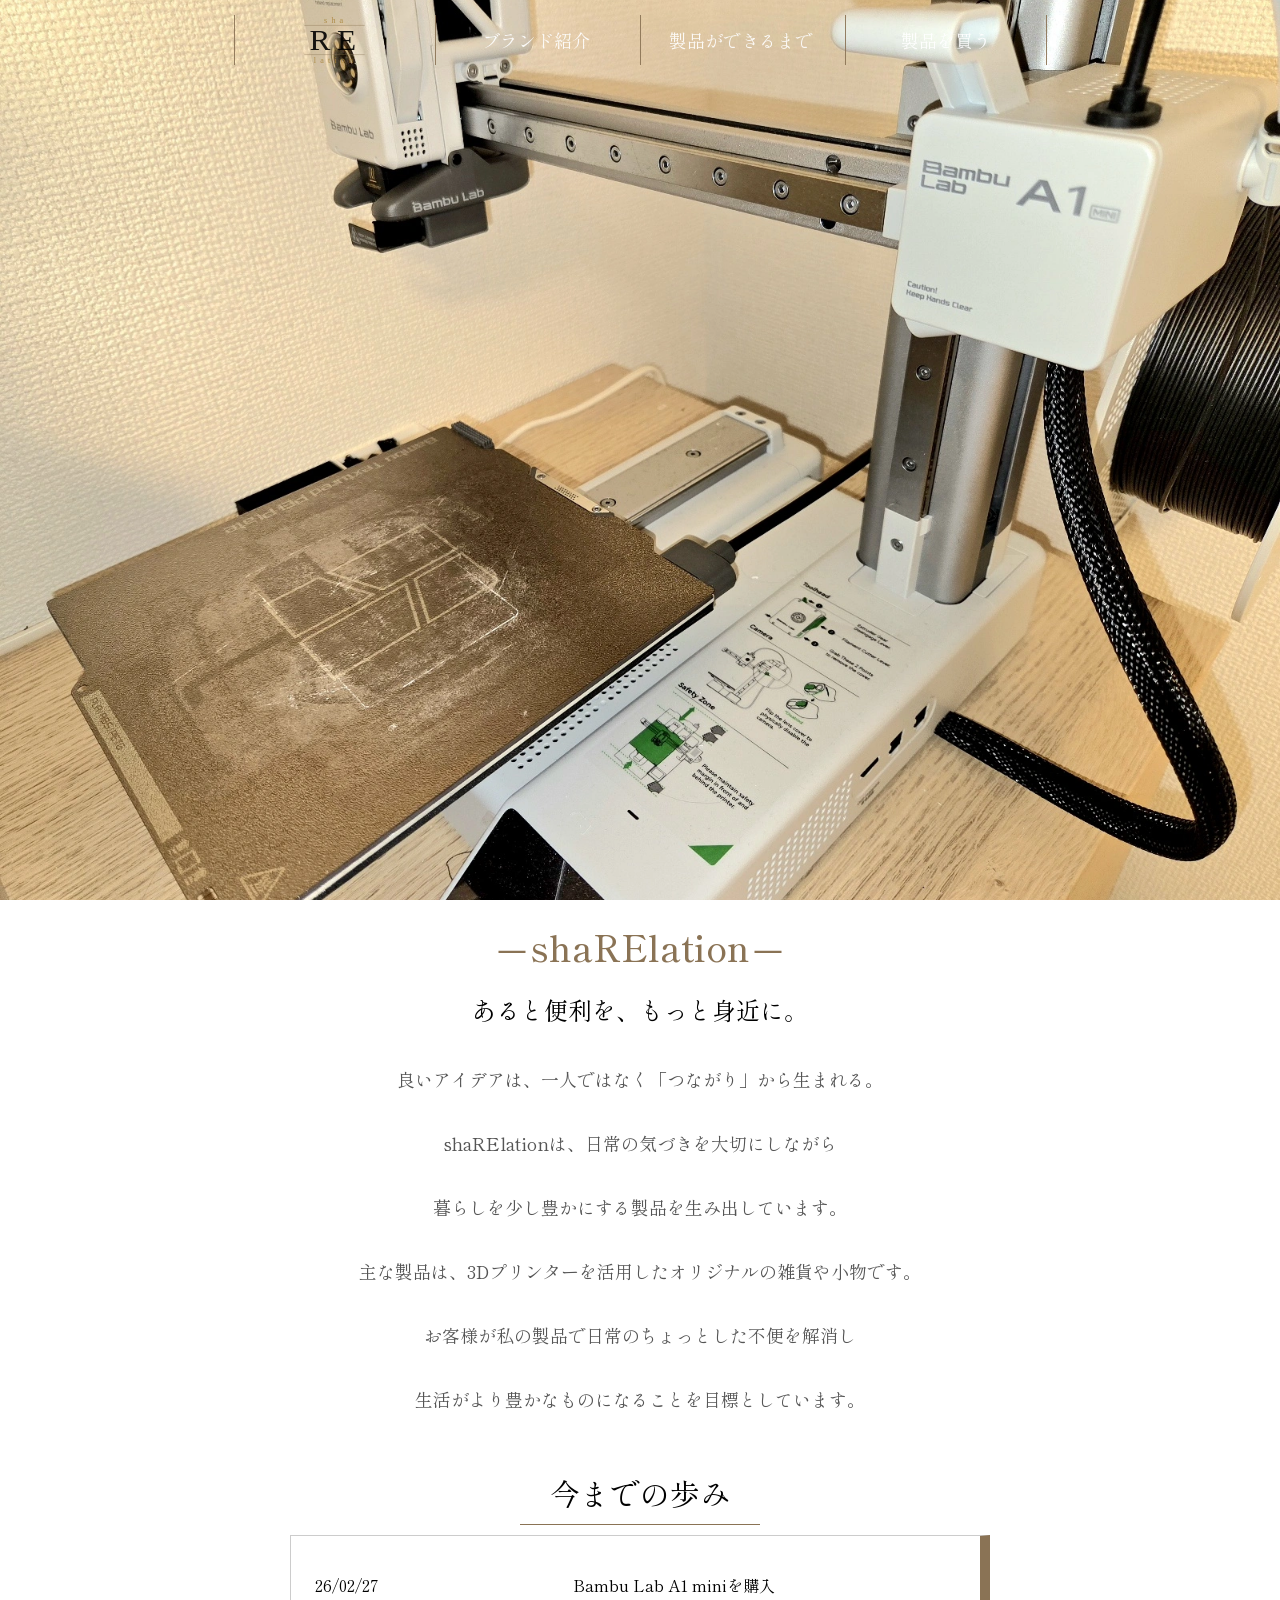
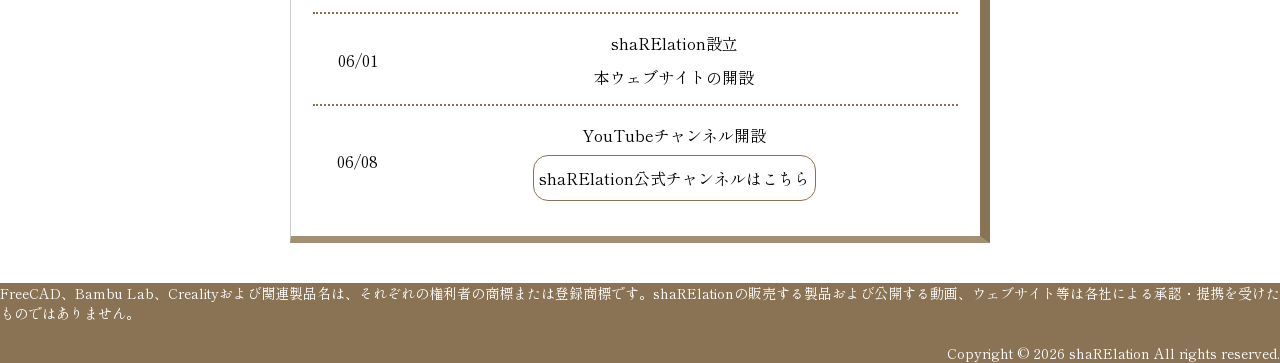
<file: index.html>
<!DOCTYPE html>
<html lang="ja">
<head>
    <meta charset="UTF-8">
    <meta name="viewport" content="width=device-width, initial-scale=1.0">
    <meta name="description" content="shaRElationのトップサイトです。あると便利を、もっと身近に。良いアイデアは、一人ではなく「つながり」から生まれる。shaRElationは、日常の気づきを大切にしながら暮らしを少し豊かにする製品を生み出しています。主な製品は、3Dプリンターを活用したオリジナルの雑貨や小物です。お客様が私の製品で日常のちょっとした不便を解消し生活がより豊かなものになることを目標としています。">
    <meta property="og:url" content="https://sharelation.github.io/" />
    <meta property="og:type" content="website" />
    <meta property="og:site_name" content="Top | shaRElation" />
    <meta property="og:title" content="Top | shaRElation" />
    <meta property="og:description" content="shaRElationのトップサイトです。あると便利を、もっと身近に。良いアイデアは、一人ではなく「つながり」から生まれる。shaRElationは、日常の気づきを大切にしながら暮らしを少し豊かにする製品を生み出しています。主な製品は、3Dプリンターを活用したオリジナルの雑貨や小物です。お客様が私の製品で日常のちょっとした不便を解消し生活がより豊かなものになることを目標としています。" />
    <meta property="og:image" content="https://sharelation.github.io/assets/images/000_sharelation.svg" />
    <meta name="google-site-verification" content="wpWIbhUditw3H4vTxlTu2x06jpb1uClEcubDpT3AqgQ" />
    <link rel="canonical" href="https://sharelation.github.io/">
    <link rel="stylesheet" href="./assets/codes/header.css">
    <link rel="stylesheet" href="./assets/codes/footer.css">
    <link rel="stylesheet" href="./assets/codes/main.css">
    <link rel="stylesheet" href="./assets/codes/imgslide.css">
    <link rel="stylesheet" href="./assets/codes/table.css">
    <title>Top | shaRElation</title>
    <link rel="icon" type="image/png" href="./favicon/favicon-96x96.png" sizes="96x96" />
    <link rel="icon" type="image/svg+xml" href="./favicon/favicon.svg" />
    <link rel="shortcut icon" href="./favicon/favicon.ico" />
    <link rel="apple-touch-icon" sizes="180x180" href="./favicon/apple-touch-icon.png" />
    <link rel="manifest" href="./favicon/site.webmanifest" />
    <link rel="preconnect" href="https://fonts.googleapis.com">
    <link rel="preconnect" href="https://fonts.gstatic.com" crossorigin>
    <link href="https://fonts.googleapis.com/css2?family=Montserrat:ital,wght@0,100..900;1,100..900&family=Shippori+Mincho&display=swap" rel="stylesheet">
</head>
<body>
    <header>
        <nav>
            <a href="https://sharelation.github.io/" alt="shaRElation"><img src="./assets/images/000_sharelation.svg" style="width: 75px; height: 50px;" alt="shaRElation"></a>
            <div id="navancher" class="startancher">
                <a href="https://sharelation.github.io/introduce/">ブランド紹介</a>
                <a href="https://sharelation.github.io/making/">製品ができるまで</a>
                <a href="https://google.com">製品を買う</a>
            </div>
        </nav>
        <div id="hamburger"><img src="./assets/images/000_hamburgermenu.svg" alt="hamburger menu"></div>
    </header>
    <main>
        <div id="imgslide">
            <div class="slidecontent">
                <img src="./assets/images/001_imgslide_printer.webp" alt="3D Printer">
            </div>
            <div class="slidecontent">
                <img src="./assets/images/001_imgslide_product1.webp" alt="products">
            </div>
        </div>
        <h1>⸺shaRElation⸺</h1>
        <h2>あると便利を、もっと身近に。</h2>
        <p id="flavortext">
            <span>良いアイデアは、</span><span>一人ではなく</span><span>「つながり」から生まれる。</span><br>
            <span>shaRElationは、</span><span>日常の気づきを</span><span>大切にしながら</span><br>
            <span>暮らしを</span><span>少し豊かにする製品を</span><span>生み出しています。</span><br>
            <span>主な製品は、</span><span>3Dプリンターを活用した</span><span>オリジナルの雑貨や小物です。</span><br>
            <span>お客様が私の製品で</span><span>日常のちょっとした不便を</span><span>解消し</span><br>
            <span>生活が</span><span>より豊かなものになることを</span><span>目標としています。</span>
        </p>
            <div id="history">
                <h3>今までの歩み</h3>
                <table>
                    <tbody>
                        <tr>
                            <th>26/02/27</th>
                            <td><span>Bambu Lab A1 mini</span><span>を購入</span></td>
                        </tr>
                        <tr>
                            <th>06/01</th>
                            <td><span>shaRElation</span><span>設立</span><br><span>本ウェブサイト</span>の<span>開設</span></td>
                        </tr>
                        <tr>
                            <th>06/08</th>
                            <td><span>YouTube</span><span>チャンネル</span><span>開設</span><br><a class="ancher" href="https://www.youtube.com/@shaRElation_printing/"><span>shaRElation</span><span>公式チャンネル</span>は<span>こちら</span></a></td>
                        </tr>
                    </tbody>
                </table>
            </div>
        </main>
    <footer>
        <p>FreeCAD、Bambu Lab、Crealityおよび関連製品名は、それぞれの権利者の商標または登録商標です。shaRElationの販売する製品および公開する動画、ウェブサイト等は各社による承認・提携を受けたものではありません。</p>
        <p>Copyright &copy; 2026 shaRElation All rights reserved.</p>
    </footer>
</body>
<script src="./assets/codes/headeropen.js"></script>
<script src="./assets/codes/headeropacity.js"></script>
</html>
</file>
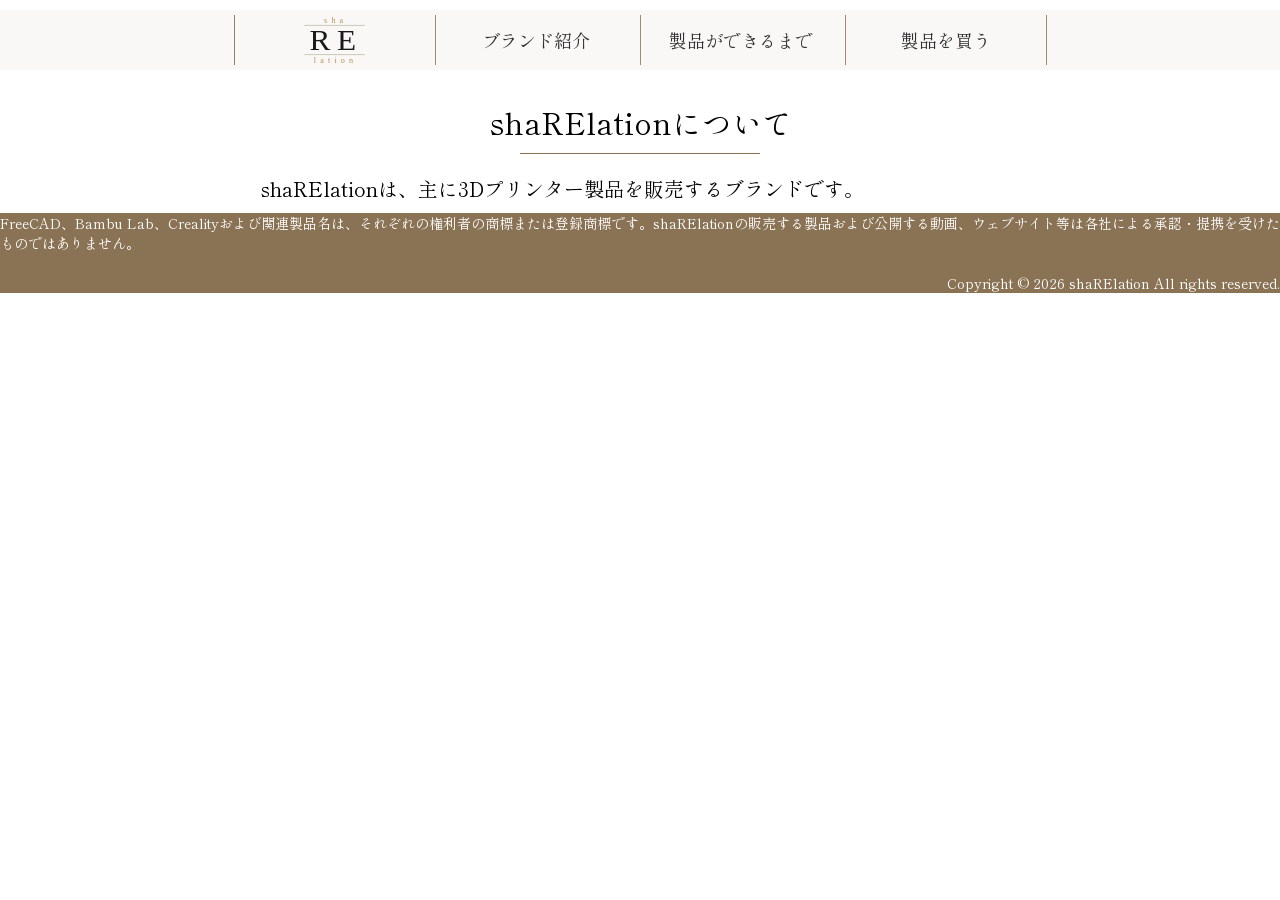
<file: introduce/index.html>
<!DOCTYPE html>
<html lang="ja">
<head>
    <meta charset="UTF-8">
    <meta name="viewport" content="width=device-width, initial-scale=1.0">
    <meta name="description" content="shaRElationのトップサイトです。あると便利を、もっと身近に。良いアイデアは、一人ではなく「つながり」から生まれる。shaRElationは、日常の気づきを大切にしながら暮らしを少し豊かにする製品を生み出しています。主な製品は、3Dプリンターを活用したオリジナルの雑貨や小物です。お客様が私の製品で日常のちょっとした不便を解消し生活がより豊かなものになることを目標としています。">
    <meta property="og:url" content="https://sharelation.github.io/introduce/" />
    <meta property="og:type" content="website" />
    <meta property="og:site_name" content="Introduce | shaRElation" />
    <meta property="og:title" content="Introduce | shaRElation" />
    <meta property="og:description" content="shaRElationのトップサイトです。あると便利を、もっと身近に。良いアイデアは、一人ではなく「つながり」から生まれる。shaRElationは、日常の気づきを大切にしながら暮らしを少し豊かにする製品を生み出しています。主な製品は、3Dプリンターを活用したオリジナルの雑貨や小物です。お客様が私の製品で日常のちょっとした不便を解消し生活がより豊かなものになることを目標としています。" />
    <meta property="og:image" content="https://sharelation.github.io/assets/images/000_sharelation.svg" />
    <meta name="google-site-verification" content="wpWIbhUditw3H4vTxlTu2x06jpb1uClEcubDpT3AqgQ" />
    <link rel="canonical" href="https://sharelation.github.io/">
    <link rel="stylesheet" href="../assets/codes/header.css">
    <link rel="stylesheet" href="../assets/codes/footer.css">
    <link rel="stylesheet" href="../assets/codes/main.css">
    <link rel="stylesheet" href="./assets/codes/introduce.css">
    <title>Introduce | shaRElation</title>
    <link rel="icon" type="image/png" href="../favicon/favicon-96x96.png" sizes="96x96" />
    <link rel="icon" type="image/svg+xml" href="../favicon/favicon.svg" />
    <link rel="shortcut icon" href="../favicon/favicon.ico" />
    <link rel="apple-touch-icon" sizes="180x180" href="../favicon/apple-touch-icon.png" />
    <link rel="manifest" href="../favicon/site.webmanifest" />
    <link rel="preconnect" href="https://fonts.googleapis.com">
    <link rel="preconnect" href="https://fonts.gstatic.com" crossorigin>
    <link href="https://fonts.googleapis.com/css2?family=Montserrat:ital,wght@0,100..900;1,100..900&family=Shippori+Mincho&display=swap" rel="stylesheet">
</head>
<body>
    <header style="background-color: rgba(248,247,245,0.9);">
        <nav>
            <a href="https://sharelation.github.io/" alt="shaRElation"><img src="../assets/images/000_sharelation.svg" style="width: 75px; height: 50px;" alt="shaRElation"></a>
            <div id="navancher" class="startancher">
                <a style="color: #000; opacity: 0.9;" href="https://sharelation.github.io/introduce/">ブランド紹介</a>
                <a style="color: #000; opacity: 0.9;" href="https://sharelation.github.io/making/">製品ができるまで</a>
                <a style="color: #000; opacity: 0.9;" href="https://google.com">製品を買う</a>
            </div>
        </nav>
        <div id="hamburger"><img src="../assets/images/000_hamburgermenu.svg" alt="hamburger menu"></div>
    </header>
    <main style="padding-top: 80px;">
        <h3 style="white-space: nowrap;">shaRElationについて</h3>
        <p>
            shaRElationは、主に3Dプリンター製品を販売するブランドです。<br>
            

        </p>
    </main>
    <footer>
        <p>FreeCAD、Bambu Lab、Crealityおよび関連製品名は、それぞれの権利者の商標または登録商標です。shaRElationの販売する製品および公開する動画、ウェブサイト等は各社による承認・提携を受けたものではありません。</p>
        <p>Copyright &copy; 2026 shaRElation All rights reserved.</p>
    </footer>
</body>
<script src="../assets/codes/headeropen.js"></script>
</html>
</file>
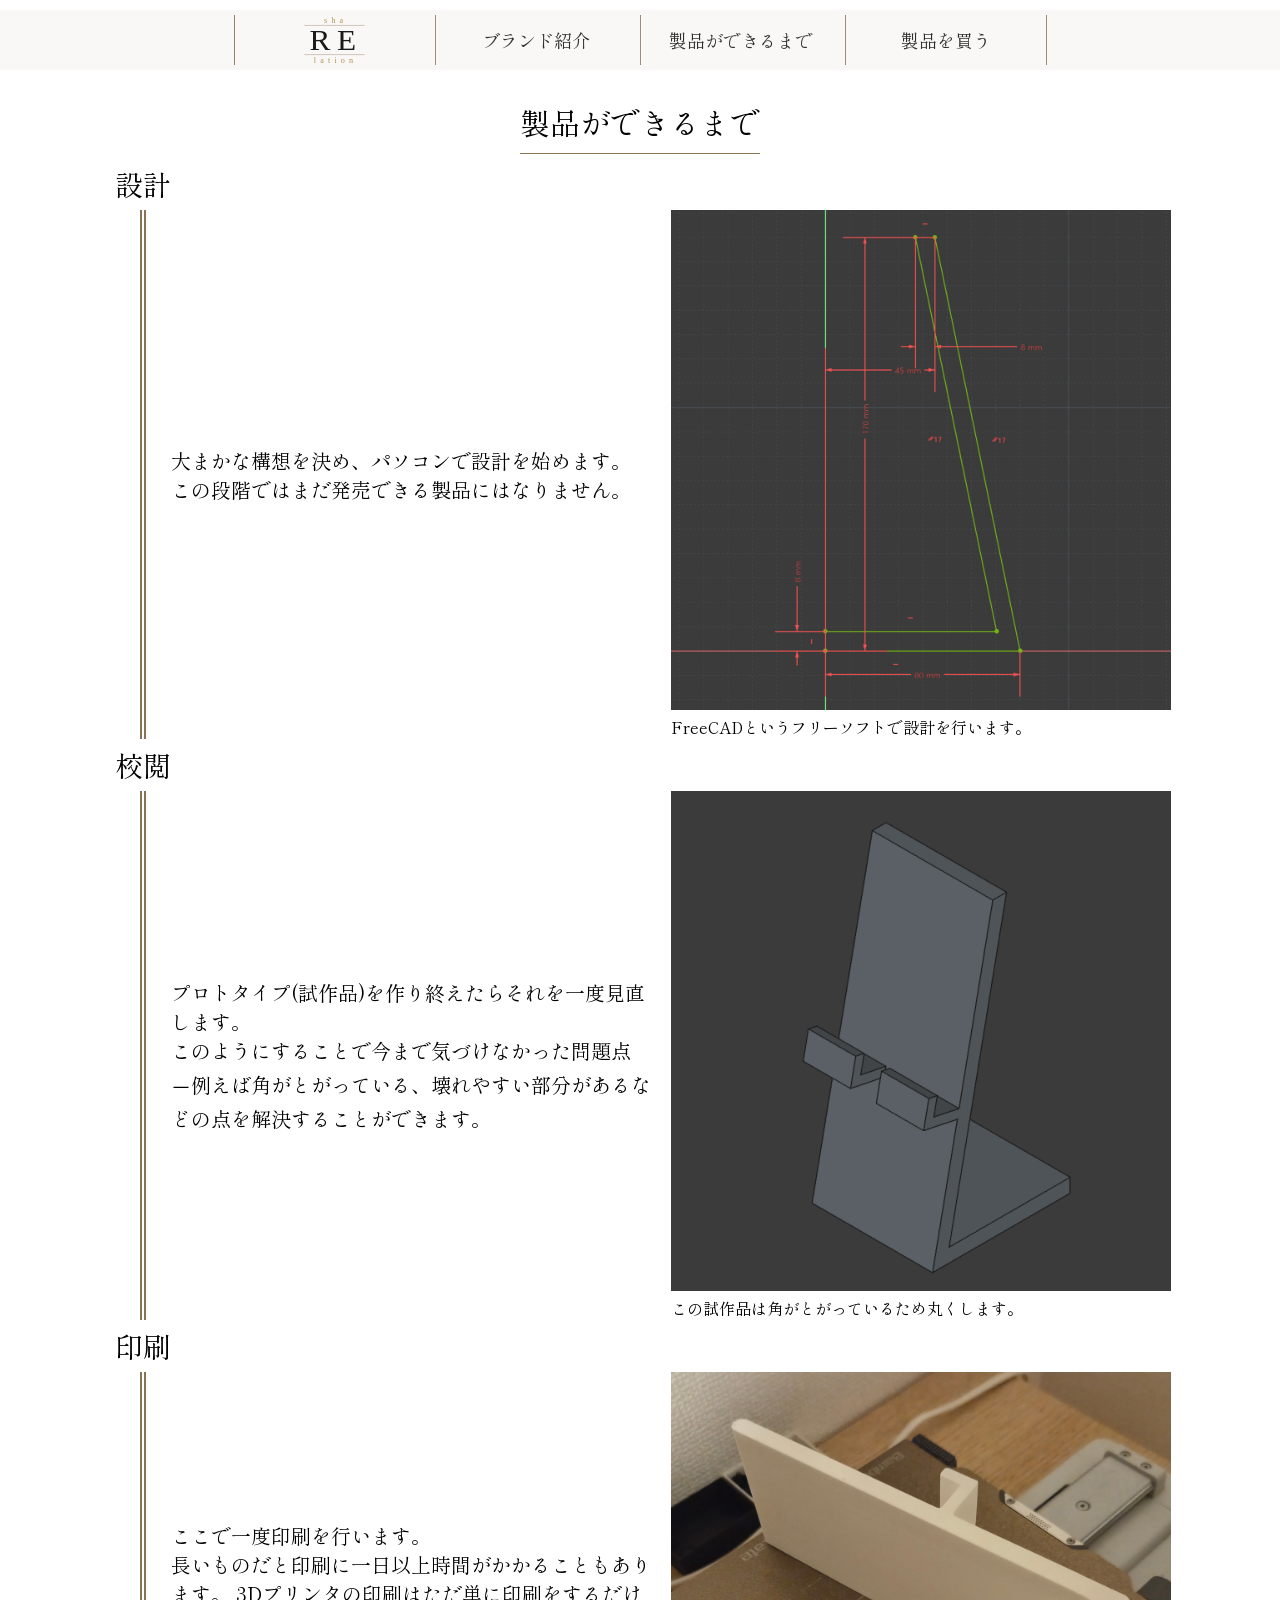
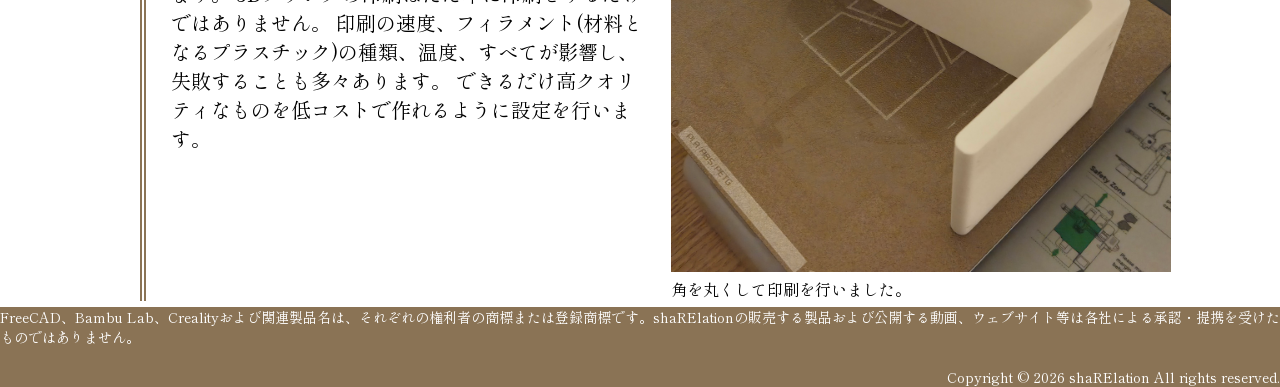
<file: making/index.html>
<!DOCTYPE html>
<html lang="ja">
<head>
    <meta charset="UTF-8">
    <meta name="viewport" content="width=device-width, initial-scale=1.0">
    <meta name="description" content="このサイトではshaRElationの製品ができるまでの過程を紹介します。あると便利を、もっと身近に。良いアイデアは、一人ではなく「つながり」から生まれる。shaRElationは、日常の気づきを大切にしながら暮らしを少し豊かにする製品を生み出しています。主な製品は、3Dプリンターを活用したオリジナルの雑貨や小物です。お客様が私の製品で日常のちょっとした不便を解消し生活がより豊かなものになることを目標としています。">
    <meta property="og:url" content="https://sharelation.github.io/making/" />
    <meta property="og:type" content="website" />
    <meta property="og:site_name" content="Making | shaRElation" />
    <meta property="og:title" content="Making | shaRElation" />
    <meta property="og:description" content="shaRElationのトップサイトです。あると便利を、もっと身近に。良いアイデアは、一人ではなく「つながり」から生まれる。shaRElationは、日常の気づきを大切にしながら暮らしを少し豊かにする製品を生み出しています。主な製品は、3Dプリンターを活用したオリジナルの雑貨や小物です。お客様が私の製品で日常のちょっとした不便を解消し生活がより豊かなものになることを目標としています。" />
    <meta property="og:image" content="https://sharelation.github.io/assets/images/000_sharelation.svg" />
    <meta name="google-site-verification" content="wpWIbhUditw3H4vTxlTu2x06jpb1uClEcubDpT3AqgQ" />
    <link rel="canonical" href="https://sharelation.github.io/">
    <link rel="stylesheet" href="../assets/codes/header.css">
    <link rel="stylesheet" href="../assets/codes/footer.css">
    <link rel="stylesheet" href="../assets/codes/main.css">
    <link rel="stylesheet" href="./assets/codes/timetree.css">
    <title>Making | shaRElation</title>
    <link rel="icon" type="image/png" href="../favicon/favicon-96x96.png" sizes="96x96" />
    <link rel="icon" type="image/svg+xml" href="../favicon/favicon.svg" />
    <link rel="shortcut icon" href="../favicon/favicon.ico" />
    <link rel="apple-touch-icon" sizes="180x180" href="../favicon/apple-touch-icon.png" />
    <link rel="manifest" href="../favicon/site.webmanifest" />
    <link rel="preconnect" href="https://fonts.googleapis.com">
    <link rel="preconnect" href="https://fonts.gstatic.com" crossorigin>
    <link href="https://fonts.googleapis.com/css2?family=Montserrat:ital,wght@0,100..900;1,100..900&family=Shippori+Mincho&display=swap" rel="stylesheet">
</head>
<body>
    <header style="background-color: rgba(248,247,245,0.9);">
        <nav>
            <a href="https://sharelation.github.io/" alt="shaRElation"><img src="../assets/images/000_sharelation.svg" style="width: 75px; height: 50px;" alt="shaRElation"></a>
            <div id="navancher" class="startancher">
                <a style="color: #000; opacity: 0.9;" href="https://sharelation.github.io/introduce/">ブランド紹介</a>
                <a style="color: #000; opacity: 0.9;" href="https://sharelation.github.io/making/">製品ができるまで</a>
                <a style="color: #000; opacity: 0.9;" href="https://google.com">製品を買う</a>
            </div>
        </nav>
        <div id="hamburger"><img src="../assets/images/000_hamburgermenu.svg" alt="hamburger menu"></div>
    </header>
    <main style="padding-top: 80px;">
        <h3>製品ができるまで</h3>
        <div id="timetree">
            <h4>設計</h4>
            <div>
                <p>
                    大まかな構想を決め、パソコンで設計を始めます。<br>
                    この段階ではまだ発売できる製品にはなりません。
                </p>
                    <figure>
                    <img src="./assets/images/1_draft.png" alt="draft">
                    <figcaption>FreeCADというフリーソフトで設計を行います。</figcaption>
                </figure>
            </div>
            <h4>校閲</h4>
            <div>
                <p>
                    プロトタイプ(試作品)を作り終えたらそれを一度見直します。<br>
                    このようにすることで今まで気づけなかった問題点<span>
                    ⸺例</span>えば角がとがっている、壊れやすい部分があるなどの点を解決することができます。
                </p>
                <figure>
                    <img src="./assets/images/2_check.png" alt="check">
                    <figcaption>この試作品は角がとがっているため丸くします。</figcaption>
                </figure>
            </div>
            <h4>印刷</h4>
            <div>
                <p>
                    ここで一度印刷を行います。<br>
                    長いものだと印刷に一日以上時間がかかることもあります。
                    3Dプリンタの印刷はただ単に印刷をするだけではありません。
                    印刷の速度、フィラメント(材料となるプラスチック)の種類、温度、すべてが影響し、失敗することも多々あります。
                    できるだけ高クオリティなものを低コストで作れるように設定を行います。
                </p>
                <figure>
                    <img src="./assets/images/3_print.jpg" alt="print">
                    <figcaption>角を丸くして印刷を行いました。</figcaption>
                </figure>
            </div>
            <h4></h4>
        </div>
    </main>
    <footer>
        <p>FreeCAD、Bambu Lab、Crealityおよび関連製品名は、それぞれの権利者の商標または登録商標です。shaRElationの販売する製品および公開する動画、ウェブサイト等は各社による承認・提携を受けたものではありません。</p>
        <p>Copyright &copy; 2026 shaRElation All rights reserved.</p>
    </footer>
</body>
<script src="../assets/codes/headeropen.js"></script>
</html>
</file>
<file: assets/codes/header.css>
header{
    position: fixed;
    top: 10px;
    left: 0;
    width: 100%;
    height: 60px;
    display: flex;
    justify-content: center;
    align-items: center;
    z-index: 1000;
    background-color: rgba(248,247,245,0);
    opacity: 0.9;
}

nav{
    display: flex;
    justify-content: center;
    align-items: center;
    height: 100%;
}

#navancher > a , nav > a{
    display: inline-block;
    padding: 0;
    margin: 0;
    background: none;
    border: none;
    vertical-align: middle;
    text-align: center;
    width: 200px;
    height: 50px;
    line-height: 50px;
    text-decoration: none;
    color: #fff;
    font-weight: 400;
    font-size: 18px;
    border-left: 1px solid #8a7355;
}

#navancher > a {
    font-size: 18px;
    text-shadow:
        3px 3px 3px rgba(138, 115, 85, 0),
       -3px -3px 3px rgba(138, 115, 85, 0),
       -3px 3px 3px rgba(138, 115, 85, 0),
        3px -3px 3px rgba(138, 115, 85, 0),
        3px 0px 3px rgba(138, 115, 85, 0),
       -3px 0px 3px rgba(138, 115, 85, 0),
        0px 3px 3px rgba(138, 115, 85, 0),
        0px -3px 3px rgba(138, 115, 85, 0);

    transition:
        font-size 0.3s ease,
        text-shadow 0.3s ease;
}

#navancher > a:hover {
    font-size: 20px;
    text-shadow:
        3px 3px 3px rgba(138, 115, 85, 0.3),
       -3px -3px 3px rgba(138, 115, 85, 0.3),
       -3px 3px 3px rgba(138, 115, 85, 0.3),
        3px -3px 3px rgba(138, 115, 85, 0.3),
        3px 0px 3px rgba(138, 115, 85, 0.3),
       -3px 0px 3px rgba(138, 115, 85, 0.3),
        0px 3px 3px rgba(138, 115, 85, 0.3),
        0px -3px 3px rgba(138, 115, 85, 0.3);
}


@media (min-width: 1024px) {
    #navancher > a:last-child{
        border-right: 1px solid #8a7355;
    }
}

#hamburger {
    display: none;
}

/* for mobile */

@media (max-width: 1023px) {
    header > nav > a {
        position: absolute;
        top: 5px;
        border: none;
    }

    #navancher {
        position: absolute;
        top: 60px;
        height: 180px;
    }

    #navancher > a {
        text-align: center;
        width: 100%;
        height: 50px;
        padding: 5px;
        border: none;
    }

    #hamburger {
        display: block;
        position: absolute;
        margin: 0;
        padding: 0;
        top: 5px;
        right: 10px;
        cursor: pointer;
    }

    #hamburger > img {
        margin: 0;
        padding: 0;
        width: 50px;
        height: 50px;
    }

    .startancher{
        display: none;
    }

    .grownheader {
        animation: infoheader 1s forwards ease-in-out;
    }
    .grownancher {
        animation: infoancher 1s forwards ease-in-out;
    }
    .shrunkheader {
        animation: infoheader 1s reverse forwards ease-in-out;
    }
    .shrunkancher {
        animation: infoancher 1s reverse forwards ease-in-out;
    }
}

@keyframes infoheader {
    0% {height: 60px;}
    50% {height: 240px;}
    100% {height: 240px;}
}
@keyframes infoancher {
    0% {display: none; opacity: 0;}
    50% {display: block; opacity: 0;}
    100% {display: block; opacity: 0.9;}
}
</file>
<file: assets/codes/footer.css>
footer{
    display: flex;
    flex-direction: column;
    height: 80px;
    background: #8a7355;
    color: #fff;
    font-size: 14px;
}

@media (max-width: 500px) {
    footer {
        font-size: 12px;
        height: 90px;
    }
    figcaption {
        font-size: 12px;
    }
}

footer > p {
    margin: 0;
    padding: 0;
    display: inline-block;
    width: 100%;
}
footer > p:first-child {
    text-align: left;
}
footer > p:last-child {
    margin-top: auto;
    text-align: right;
}
</file>
<file: assets/codes/main.css>
html,
body {
    font-family: "Shippori Mincho", 'Yu Mincho Light', 'YuMincho', 'Yu Mincho', '游明朝体', 'ヒラギノ明朝 ProN', 'Hiragino Mincho ProN', sans-serif;
    padding: 0;
    margin: 0;
}

span{
    display: inline-block;
    margin: 5px 0px;
}

h1, h2 {
    text-align: center;
    margin: 20px 0;
}

h1 {
    font-size: 36px;
    font-weight: 500;
    color: #8a7355;
}

h2 {
    font-size: 24px;
    font-weight: 400;
}

h3 {
    position: relative;
    text-align: center;
    font-size: 30px;
    font-weight: 400;
    color: #000;
    width: 100%;
    margin: 20px auto 10px auto;
    padding-bottom: 10px;
}
h3::after{
    content: "";
    position: absolute;
    bottom: 0;
    left: 50%;
    width: 240px;
    border-bottom: 1px solid #8a7355;
    transform: translateX(-50%);
}

#flavortext {
    text-align: center;
    font-size: 18px;
    line-height: 3.0;
    color: #555;
    max-width: 600px;
    margin: 0 auto 40px auto;
}

@media (max-width: 600px) {
    h1 {
        font-size: 28px;
    }
    h2 {
        font-size: 20px;
    }
    h3 {
        font-size: 26px;
    }
    #flavortext {
        font-size: 16px;
        line-height: 1.8;
        padding: 0 20px;
    }
}
</file>
<file: assets/codes/imgslide.css>
#imgslide {
    display: flex;
    overflow-x: auto;
    overflow-y: hidden;
    scroll-snap-type: x mandatory;

    width: 100%;
    height: 100vh;

    scrollbar-width: none;
    -ms-overflow-style: none;
}

#imgslide::-webkit-scrollbar {
    display: none;
}

.slidecontent {
    flex: 0 0 100%;
    width: 100%;
    height: 100vh;

    display: flex;
    justify-content: center;
    align-items: center;

    overflow: hidden;
    scroll-snap-align: start;
    box-sizing: border-box;
}

.slidecontent > img {
    width: 100%;
    height: 100%;

    object-fit: cover;
    object-position: center;

    display: block;
}

@media (max-width: 1023px) {
    #imgslide {
        height: calc(100% * 3 / 4);
        width: 100%;
    }

    .slidecontent {
        height: auto;
    }
}
</file>
<file: assets/codes/table.css>
table {
    text-align: center;
    width: 90%;
    margin: 0 auto 40px 5%;
    padding: 20px;
    max-width: 700px;
    background-color: #fff;
    border-top: 1px solid #ccc;
    border-left: 1px solid #ccc;
    border-right: 10px solid #8a7355;
    border-bottom: 7px solid #A18F76;
}
@media (min-width: 771px) {
    table {
        margin-left: calc(50% - 350px);
        font-size: 16px;
    }
}
@media (max-width: 770px) {
    table {
        font-size: 14px;
    }
}

#history th, #history td {
    color: #000;
    margin: 40px 0px 0px 30px;
    border-bottom: #8a7355 dotted 2px;
}

#history tr:last-child > th, #history tr:last-child > td {
    border-bottom: none;
}

#history th {
    text-align: right;
    padding: 10px 0;
    width: 65px;
    font-weight: 400;
}

#history td {
    text-align: midele;
    padding: 10px 0 10px 10px;
}

.ancher {
    display: inline-block;
    text-decoration: none;
    color: #000;
    background-color: #fff;
    border: #8a7355 1px double;
    border-radius: 15px;
    padding: 5px;
    margin: 3px;

    transition:
        color 0.3s ease,
        background-color 0.3s ease;
}

.ancher:hover {
    color: #fff;
    background-color: #8a7355;
}
</file>
<file: introduce/assets/codes/introduce.css>
main > p {
    display: inline-block;
    font-size: 20px;
    max-width: 760px;
    width: 100%;
    text-align: left;
    padding: 10px 20px;
    margin: 0;
}

@media (min-width: 801px) {
    main > p {
        margin: 0 calc(50% - 400px);
    }
}
</file>
<file: making/assets/codes/timetree.css>
h4 {
    font-size: 28px;
    font-weight: 400;
    padding: 0;
    margin: 6px 0;
}

#timetree {
    padding-left: calc((100% - 1050px) / 2);
}
#timetree > div {
    padding-left: calc(50px - 25px);
    margin-left: 25px;
    border-left: 6px #8a7355 double;
    width: 1000px;
    display: flex;
    align-items: center;
}
#timetree > div > p {
    font-size: 20px;
    display: inline-block;
    width: 484px;
}
#timetree > div > figure {
    padding: 0;
    margin: 0 0 0 16px;
    width: 500px;
}
#timetree > div > figure > img {
    width: 500px;
    height: 500px;
}

@media (max-width: 1200px) {
    h4 {
        font-size: 24px;
        margin-top: 10px;
    }
    #timetree {
        padding-left: 10px;
        padding-right: 10px;
        width: calc(100% - 20px);
    }
    #timetree > div {
        padding: 0;
        margin: 0;
        border: none;
        width: 100%;
        display: inline-block;
        text-align: center;
    }
    #timetree > div > p {
        font-size: 16px;
        text-align: left;
        width: 100%;
        margin: 0;
    }
    #timetree > div > figure {
        margin: 0;
        width: 100%;
    }
    #timetree > div > figure > img {
        max-width: 500px;
        width: 80%;
        height: auto;
    }
}
</file>
